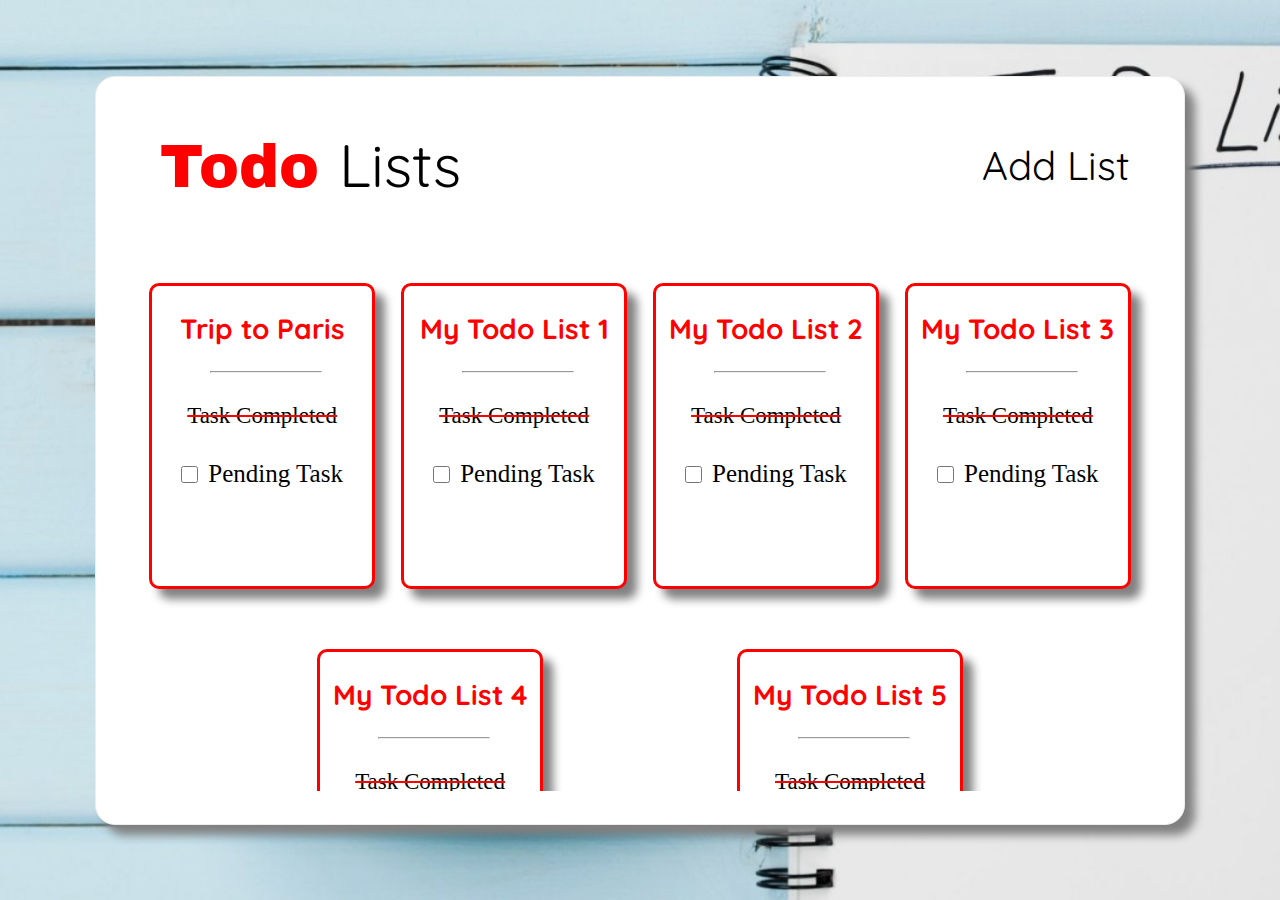
<file: index.html>
<!DOCTYPE html>
<html lang="en">
<head>
    <meta charset="UTF-8">
    <meta http-equiv="X-UA-Compatible" content="IE=edge">
    <meta name="viewport" content="width=device-width, initial-scale=1.0">
    <title> Todo Application </title>
    <link rel="stylesheet" href="./css/index.css">
    <link rel="stylesheet" href="https://cdnjs.cloudflare.com/ajax/libs/font-awesome/5.10.0/css/all.min.css" integrity="sha512-PgQMlq+nqFLV4ylk1gwUOgm6CtIIXkKwaIHp/PAIWHzig/lKZSEGKEysh0TCVbHJXCLN7WetD8TFecIky75ZfQ==" crossorigin="anonymous" referrerpolicy="no-referrer" />
    <link rel="icon" href="./images/unnamed.png">
</head>
<body>
    <div class="background">
        <div class="container">
            <div class="top-container">
                <div class="top-left-content">
                    <p class="text-bold">
                        <a href="./index.html">Todo</a>
                    </p>
                    <p class="text-light">Lists</p>
                </div>
    
                <div class="top-right-content">
                    <div>
                        <a href="./addList.html">
                            <i class="fa-solid fa-circle-plus"></i>
                        </a>
                    </div>
                    <div>
                        <a href="./addList.html" class="add-link">
                            <p class="text-small">Add List</p>
                        </a> 
                    </div>  
                </div>
            </div>
           

            <div class="bottom-container">
                <div class="card card1">
                    <a href="./card.html">
                        <p class="card-heading">Trip to Paris</p>
                    </a>
                    <hr>
                    <p class="strike-off">Task Completed</p>
                    <div class="check-box">
                        <input type="checkbox" name="" id="">
                        <p class="text-unchecked">Pending Task</p>
                    </div>
                </div>
        
                <div class="card card2">
                    <p class="card-heading">My Todo List 1</p>
                    <hr>
                    <p class="strike-off">Task Completed</p>
                    <div class="check-box">
                        <input type="checkbox" name="" id="">
                        <p class="text-unchecked">Pending Task</p>
                    </div>
                </div>
        
                <div class="card card3">
                    <p class="card-heading">My Todo List 2</p>
                    <hr>
                    <p class="strike-off">Task Completed</p>
                    <div class="check-box">
                        <input type="checkbox" name="" id="">
                        <p class="text-unchecked">Pending Task</p>
                    </div>
                </div>

                <div class="card card4">
                    <p class="card-heading">My Todo List 3</p>
                    <hr>
                    <p class="strike-off">Task Completed</p>
                    <div class="check-box">
                        <input type="checkbox" name="" id="">
                        <p class="text-unchecked">Pending Task</p>
                    </div>
                </div>

                <div class="card card4">
                    <p class="card-heading">My Todo List 4</p>
                    <hr>
                    <p class="strike-off">Task Completed</p>
                    <div class="check-box">
                        <input type="checkbox" name="" id="">
                        <p class="text-unchecked">Pending Task</p>
                    </div>
                </div>

                <div class="card card4">
                    <p class="card-heading">My Todo List 5</p>
                    <hr>
                    <p class="strike-off">Task Completed</p>
                    <div class="check-box">
                        <input type="checkbox" name="" id="">
                        <p class="text-unchecked">Pending Task</p>
                    </div>
                </div>
            </div>
        </div>
    </div>
</body>
</html>
</file>
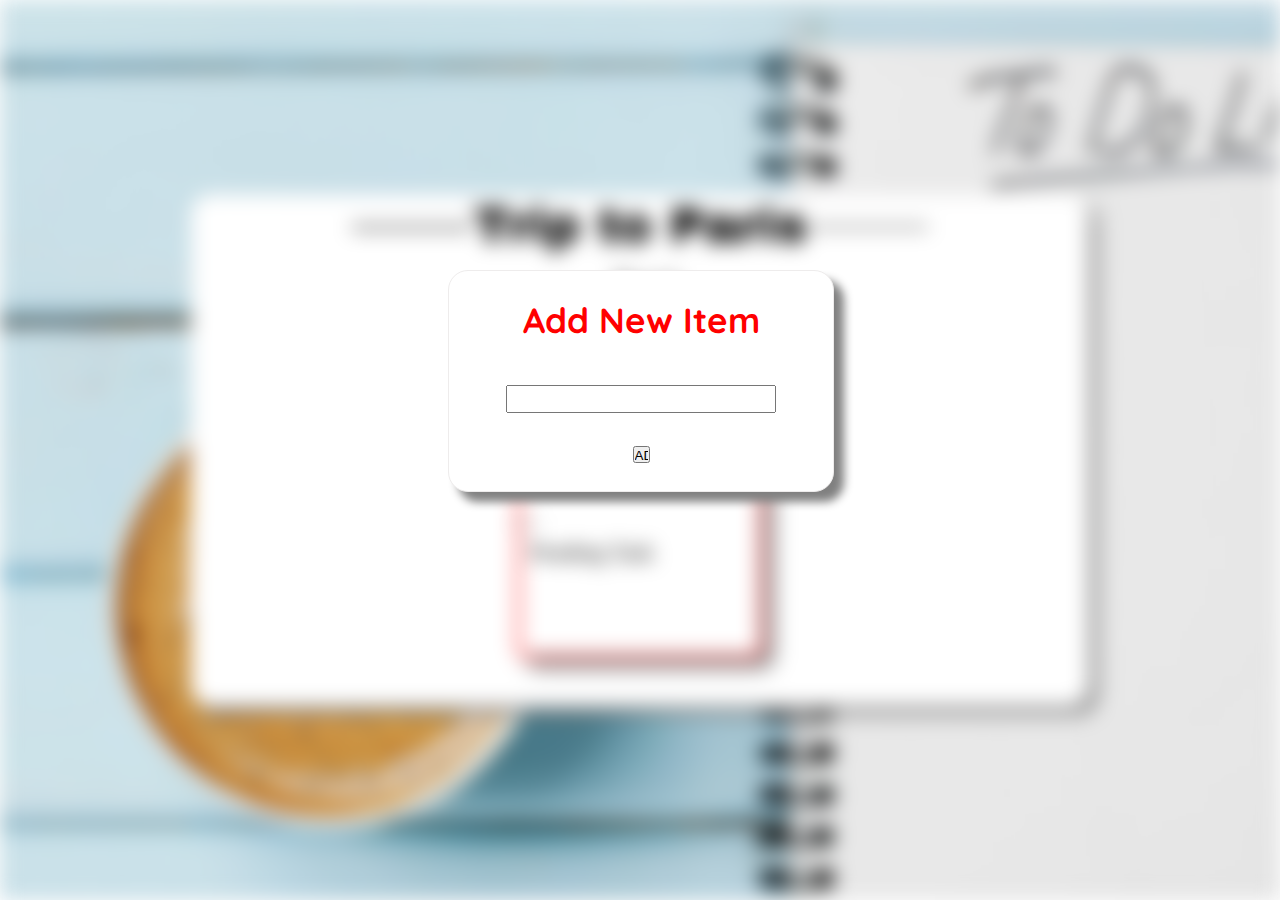
<file: addItem.html>
<!DOCTYPE html>
<html lang="en">
<head>
    <meta charset="UTF-8">
    <meta http-equiv="X-UA-Compatible" content="IE=edge">
    <meta name="viewport" content="width=device-width, initial-scale=1.0">
    <title>Add Item</title>
    <link rel="stylesheet" href="./css/addItem.css">
    <link rel="stylesheet" href="https://cdnjs.cloudflare.com/ajax/libs/font-awesome/5.10.0/css/all.min.css" integrity="sha512-PgQMlq+nqFLV4ylk1gwUOgm6CtIIXkKwaIHp/PAIWHzig/lKZSEGKEysh0TCVbHJXCLN7WetD8TFecIky75ZfQ==" crossorigin="anonymous" referrerpolicy="no-referrer" />
    <link rel="icon" href="./images/unnamed.png">
</head>
<body>
    <div class="background">
        <div class="container">
            <div class="center-content">
                <p class="text-bold">Trip to Paris</p>
            </div>

            <div class="back-button">
                <div>
                    <i class="fas fa-arrow-circle-left"></i>
                </div>
                <div>
                    <p class="text-small">Back</p>
                </div>
            </div>

            <div class="card">
                <div class="card-list">
                    <p class="card-heading">Trip to Paris</p>
                    <hr>
                    <p class="strike-off">Task Completed</p>
                    <input class="check-box" type="checkbox" name="" id="">
                    <p class="text-unchecked">Pending Task</p>
                    <div class="add-item">
                        <i class="fas fa-plus-circle"></i>
                    </div>
                </div>
            </div>
        </div>
    </div>

    <div class="add-item-popup">
        <div class="container1">
            <p class="text-small add-list-size">Add New Item</p>
        </div>

        <div class="container2">
            <input type="text">
        </div>

        <div class="container3">
            <input type="submit" value="ADD">
        </div>
        <div class="popup-back-button">
            <div>
                <a href="./index.html">
                    <i class="fas fa-arrow-circle-left"></i>
                </a>
            </div>
        </div>
    </div>
</body>
</html>
</file>
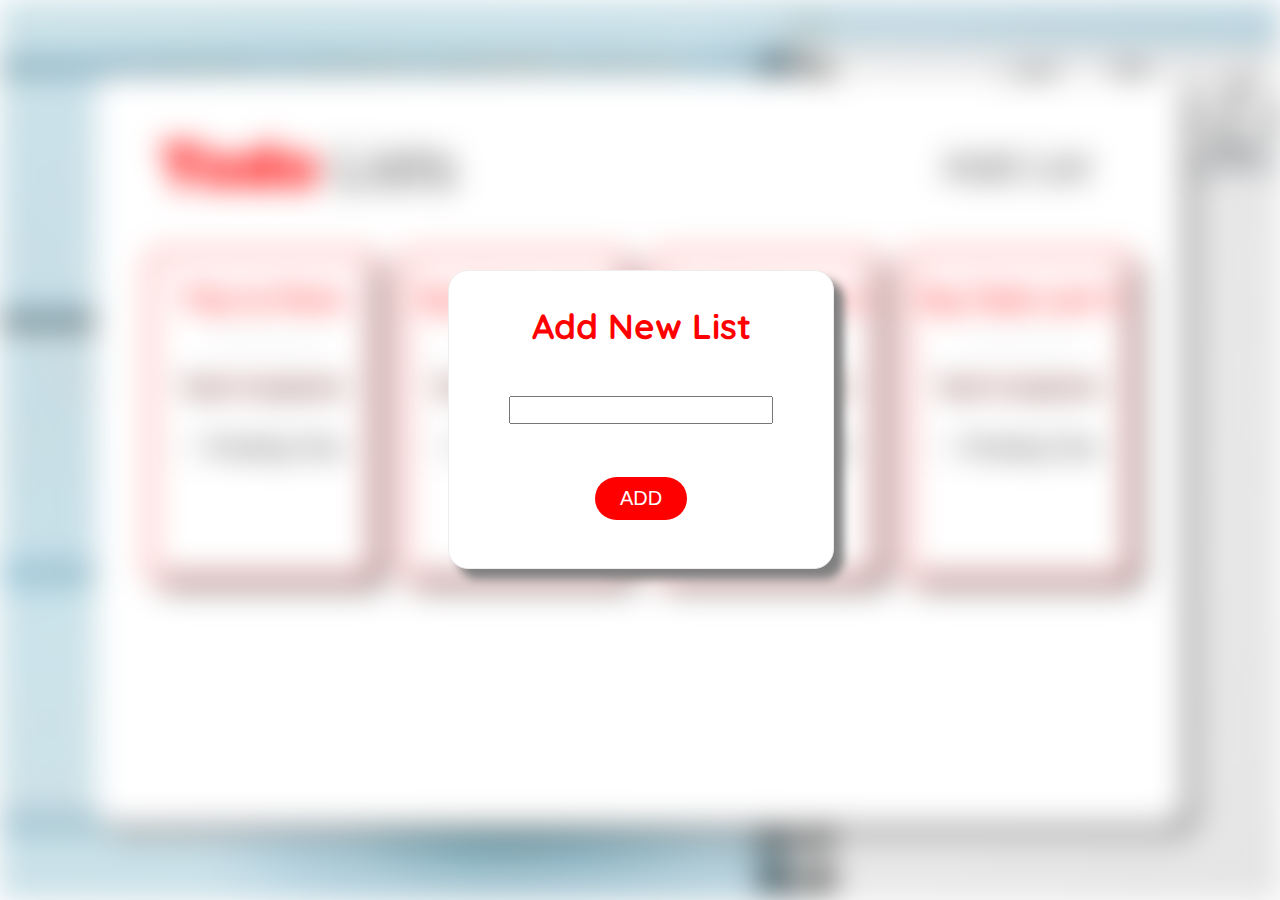
<file: addList.html>
<!DOCTYPE html>
<html lang="en">
<head>
    <meta charset="UTF-8">
    <meta http-equiv="X-UA-Compatible" content="IE=edge">
    <meta name="viewport" content="width=device-width, initial-scale=1.0">
    <title>Add List</title>
    <link rel="stylesheet" href="./css/addList.css">
    <link rel="stylesheet" href="https://cdnjs.cloudflare.com/ajax/libs/font-awesome/5.10.0/css/all.min.css" integrity="sha512-PgQMlq+nqFLV4ylk1gwUOgm6CtIIXkKwaIHp/PAIWHzig/lKZSEGKEysh0TCVbHJXCLN7WetD8TFecIky75ZfQ==" crossorigin="anonymous" referrerpolicy="no-referrer" />
    <link rel="icon" href="./images/unnamed.png">
</head>
<body>
    <div class="background">
        <div class="container">
           <div class="top-container">
            <div class="top-left-content">
                <p class="text-bold">Todo</p>
                <p class="text-light">Lists</p>
            </div>

            <div class="top-right-content">
                <div>
                    <i class="fas fa-arrow-circle-left"></i>
                </div>
                <div>
                    <p class="text-small">Add List</p> 
                </div>  
            </div>
        </div>

            <div class="bottom-container">
                <div class="card card1">
                    <p class="card-heading">Trip to Paris</p>
                    <hr>
                    <p class="strike-off">Task Completed</p>
                    <div class="check-box">
                        <input type="checkbox" name="" id="">
                        <p class="text-unchecked">Pending Task</p>
                    </div>
                </div>
        
                <div class="card card2">
                    <p class="card-heading">My Todo List 1</p>
                    <hr>
                    <p class="strike-off">Task Completed</p>
                    <div class="check-box">
                        <input type="checkbox" name="" id="">
                        <p class="text-unchecked">Pending Task</p>
                    </div>
                </div>
        
                <div class="card card3">
                    <p class="card-heading">My Todo List 2</p>
                    <hr>
                    <p class="strike-off">Task Completed</p>
                    <div class="check-box">
                        <input type="checkbox" name="" id="">
                        <p class="text-unchecked">Pending Task</p>
                    </div>
                </div>

                <div class="card card4">
                    <p class="card-heading">My Todo List 3</p>
                    <hr>
                    <p class="strike-off">Task Completed</p>
                    <div class="check-box">
                        <input type="checkbox" name="" id="">
                        <p class="text-unchecked">Pending Task</p>
                    </div>
                </div>
            </div>
        </div>
    </div>

    <div class="add-list-popup">
        <div class="container1">
            <p class="text-light add-list-size">Add New List</p>
        </div>

        <div class="container2">
            <input type="text">
        </div>

        <div class="container3">
            <button type="submit">ADD</button>
        </div>

        <div class="back-button">
            <div>
                <a href="./index.html">
                    <i class="fas fa-arrow-circle-left back"></i>
                </a>
            </div>
        </div>
    </div>
</body>
</html>
</file>
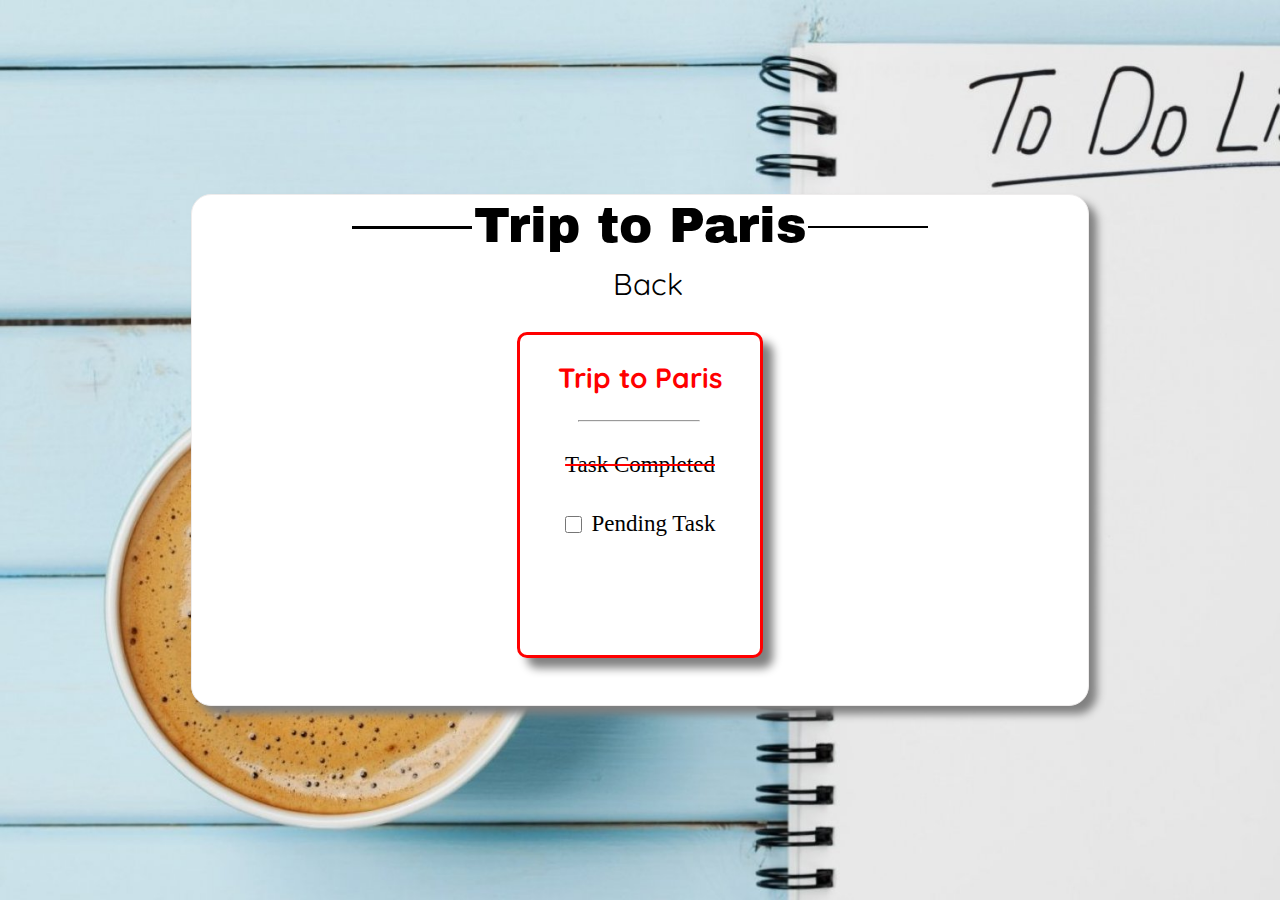
<file: card.html>
<!DOCTYPE html>
<html lang="en">
<head>
    <meta charset="UTF-8">
    <meta http-equiv="X-UA-Compatible" content="IE=edge">
    <meta name="viewport" content="width=device-width, initial-scale=1.0">
    <title>Trip to Paris</title>
    <link rel="stylesheet" href="./css/card.css">
    <link rel="stylesheet" href="https://cdnjs.cloudflare.com/ajax/libs/font-awesome/5.10.0/css/all.min.css" integrity="sha512-PgQMlq+nqFLV4ylk1gwUOgm6CtIIXkKwaIHp/PAIWHzig/lKZSEGKEysh0TCVbHJXCLN7WetD8TFecIky75ZfQ==" crossorigin="anonymous" referrerpolicy="no-referrer" />
    <link rel="icon" href="./images/unnamed.png">
</head>
<body>
    <div class="background">
        <div class="container">
            <div class="center-content">
                <p class="text-bold">Trip to Paris</p>
            </div>

            <div class="back-button">
                <div>
                    <a href="./index.html">
                        <i class="fas fa-arrow-circle-left"></i>
                    </a>
                </div>
                <div>
                    <a href="./index.html" class="add-link">
                        <p class="text-small">Back</p>
                    </a>
                </div>
            </div>

            <div class="card">
                <div class="card-list">
                    <p class="card-heading">Trip to Paris</p>
                    <hr>
                    <p class="strike-off">Task Completed</p>
                    <div class="check-box">
                        <input type="checkbox" name="" id="">
                        <p class="text-unchecked">Pending Task</p>
                    </div>
                    <div class="add-item">
                        <a href="./addItem.html">
                            <i class="fas fa-plus-circle"></i>
                        </a>
                    </div>
                </div>
            </div>
        </div>
    </div>
</body>
</html>
</file>
<file: css/index.css>
@import url('https://fonts.googleapis.com/css2?family=Archivo+Black&display=swap');
@import url('https://fonts.googleapis.com/css2?family=Archivo+Black&family=Quicksand:wght@300&display=swap');

*{
    margin: 0;
    padding: 0;
}


.background{
    background-image: url("../images/getty_514914078_200013332000928076_167571.jpg");
    background-size: cover;
    width: 100%;
    height: 100vh;

    
    display: flex;
    justify-content: center;
    align-items: center;
}


.container{
    background-color: white;
    border: 0.5px solid rgb(238, 236, 236); 
    border-radius: 20px;
    box-shadow: 10px 10px 10px grey;
    width: 85%;
    height: 83%;

    
    display: flex;
    flex-direction: column;
    justify-content: space-evenly;
    align-items: center;
}

.top-container{
    height: 15%;
    width: 90%;
    display: flex;
    justify-content: space-between;
    align-items: center;
}


.top-left-content{
    width: 60%;
    font-size: 60px;
    margin-left: 10px;
} 

.top-left-content > p {
    display: inline;
}

.text-bold{
    font-family: 'Archivo Black', sans-serif;
}

.text-bold > a {
    text-decoration: none;
    color: red;
}

.text-light{
    font-family: 'Quicksand', sans-serif;
    font-size: 60px;
}

.top-right-content{
    width: 50%;
    display: flex;
    justify-content: flex-end;
    align-items: center;
}

.fas{
    font-size: 45px;
    color: red;
}

.text-small{
    font-family: 'Quicksand', sans-serif;
    font-size: 40px;
}


.add-link{
    text-decoration: none;
    color: black;
}


.bottom-container {
    width: 95%;
    height: 72%;

    display: flex;
    justify-content: space-evenly;
    flex-wrap: wrap;
    overflow-x: hidden;
    overflow-y: auto;
}


.card{
    border: 3px solid red;
    background-color: white;
    height: 300px;
    width: 220px;
    margin-bottom: 30px;
    margin-top: 30px;
    border-radius: 10px;
    box-shadow: 10px 10px 10px grey;
}

.card-heading{
    font-family: 'Quicksand', sans-serif;
    text-align: center;
    font-size: 28px;
    color: red;
    font-weight: bold;
    margin-top: 25px;
    margin-bottom: 25px;
}

.card > hr{
    width: 50%;
    margin: 0 58px;
}

.strike-off{
    font-size: 23px;
    margin: 30px 20px;
    text-align: center;
    text-decoration: line-through red;
}

.check-box{
    height: 10%;
    display: flex;
    justify-content: center;
    align-items: center;
}

input{
    width: 17px;
    height: 17px;
}

.text-unchecked{
    margin-left: 10px;
    font-size: 25px;
}

.card > a{
    text-decoration: none;
}

/* scroll bar styling */
::-webkit-scrollbar {
    width: 8px;
}
::-webkit-scrollbar-track {
    box-shadow: inset 0 0 5px grey; 
    border-radius: 10px;
}

::-webkit-scrollbar-thumb {
    background: red; 
    border-radius: 12px;
}



/* Moto G4 Responsive */
@media screen and (min-width: 360px) and (max-width: 599px){
    .container{
        width: 85%;
    }

    .top-left-content > .text-bold, .text-light{
        font-size: 80%;
        margin-left: 10px;
    }

    .top-right-content a{
        margin-right: 15px;
    }

    .add-link{
        display: none;
    }

    .container{
        display: flex;
        justify-content: space-evenly;
        flex-wrap: wrap;
    }

    .card{
        height: 22%;
        width: 70%;
        margin: 15px auto;
    }

    .strike-off{
        display: none;

    }

    hr{
        display: none;
    }

    .check-box{
        display: none;
    }
    
    .text-unchecked{
        display: none;
    }
}


/* ipad Responsive */
@media screen and (min-width: 600px) and (max-width: 768px){
    .container{
        width: 85%;
        height: 70%;
    }
    
    .card{
        height: 175px;
        margin: 15px auto;
    }

    .card-heading{
        margin: 10px auto;
    }

    .fas{
        font-size: 42px;
    }

    .text-small{
        font-size: 32px;
    }

    .strike-off {
        margin: 15px 28px;
    }
}
</file>
<file: css/addItem.css>
@import url('https://fonts.googleapis.com/css2?family=Archivo+Black&display=swap');
@import url('https://fonts.googleapis.com/css2?family=Archivo+Black&family=Quicksand:wght@300&display=swap');

*{
    margin: 0;
    padding: 0;
}

.background{
    background-image: url("../images/getty_514914078_200013332000928076_167571.jpg");
    background-size: cover;
    width: 100%;
    height: 100vh;

    
    display: flex;
    justify-content: center;
    align-items: center;

    filter:blur(10px);     
}


.container{
    background-color: white;
    border: 0.5px solid rgb(238, 236, 236); 
    border-radius: 20px;
    box-shadow: 8px 8px 8px grey;
    width: 70%;
    height: 510px;
}

.text-bold{
    text-align: center;
    font-family: 'Archivo Black', sans-serif;
    font-size: 50px;
    margin: 3px 160px 0px 160px;
    position: relative;
}

.text-bold:before{
    content: "";
    display: block;
    width: 120px;
    height: 3px;
    background: black;
    position: absolute;
    left: 0;
    top: 50%;
}
.text-bold:after{
    content: "";
    display: block;
    width: 120px;
    height: 2px;
    background: black;
    position: absolute;
    right: 0;
    top: 50%;
}

.back-button{
    text-align: center;
    padding: 10px;
    display: flex;
    justify-content: center;
}
.fas{
    font-size: 35px;
    color:red;
    margin-top: 5px;
}

.text-small{
    font-family: 'Quicksand', sans-serif;
    font-size: 30px;
    margin: 2px 0px 2px 15px;
}

.add-link{
    text-decoration: none;
    color: black;
}


.card{
    width: 100%;
    height: 380px;
    display: flex;
    justify-content: center;
    align-items: flex-end;
}

.card-list{
    border: 3px solid red;
    height: 320px;
    width: 240px;
    margin-bottom: 37px;
    border-radius: 10px;
    box-shadow: 10px 10px 10px grey;
    position: relative;
}

.card-heading{
    font-family: 'Quicksand', sans-serif;
    text-align: center;
    font-size: 28px;
    color: red;
    font-weight: bold;
    margin-top: 25px;
    margin-bottom: 25px;
}

.card-list > hr{
    width: 50%;
    margin: 0 58px;
}

.strike-off{
    font-size: 23px;
    margin: 30px 18px;
    text-align: center;
    text-decoration: line-through red;
}

.check-box{
    height: 10%;
    display: flex;
    justify-content: center;
    align-items: center;
}

input{
    width: 17px;
    height: 17px;
}

.text-unchecked{
    margin-left: 10px;
    font-size: 23px;
}

.card > a{
    text-decoration: none;
}

.add-item{
    position: absolute;
    bottom: 20px;
    right: 20px;
}

.add-item-popup {
    background-color: white;
    border: 0.5px solid rgb(238, 236, 236); 
    border-radius: 20px;
    box-shadow: 10px 10px 10px grey;
    width: 30%;
    height: 220px;
    display: flex;
    justify-content: space-evenly;
    flex-direction: column;
    position: absolute;
    top: 30%;
    left: 35%;
    z-index: 100;       
}

.add-item-popup > div{
    text-align: center;
}

.container1 > p{
    margin: 0px;
}

.add-list-size{
    font-size: 35px;
    font-weight: bold;
    color: red;
}

.container2 > input{
    margin: 15px 0px;
    padding: 0px 18px;
    width: 60%;
    height: 49%;
}

button{
    margin: 15px;
    padding: 10px 25px;
    border-radius: 40px;
    border: none;
    background-color: orange;
    color: white;
    font-size: 20px;
    cursor: pointer;
}


.popup-back-button{
    position: absolute;
    top: 110%;
    left: 43%;
    font-size: 20px;
}

.popup-text-small{
    font-family: 'Quicksand', sans-serif;
    font-size: 30px;
    margin: 2px 0px 2px 15px;
}

.back{
    padding: 0px 10px;
    font-size: 45px;
}



/* Moto G4 Responsive */
@media screen and (min-width: 360px) and (max-width: 600px){
    /* Back-Ground */
    .container{
        width: 80%;
        height: 480px;
    }

    .center-content{
        position: absolute;
        top: 120px;
        right: 60px;
    }
    
    .text-bold{
        margin: 0px;
        padding: 0px;
        font-size: 30px;
    }
    
    .text-bold:before{
        display: none;
    }

    .text-bold:after {
        display: none;
    }

    .text-small{
        display: none;
    }
    
    .back-btn{
        position: absolute;
        top: 119px;
        left: 57px;
    }

    .card {
        margin-top: 74px;
    }

    /* Fore-Ground */
    .add-item-popup{
        width: 80%;
        left: 35px;
    }

    .container2 > input {
        padding: 0px;
    }

    .popup-back-button{
        left: 40%;
    }
}



/* ipad Responsive */
@media screen and (min-width: 601px) and (max-width: 768px){
    .container{
        width: 80%;
        height: 545px;
    }

    .text-bold{
        margin: 20px 75px 10px 75px;
    }

    .text-bold:before, .text-bold:after {
        display: none;
    }

    .back-button {
        padding: 10px 2px 2px 2px;
    }

    .card{
        height: 392px;
    }
    .card-list {
        height: 314px;
    }
    .add-item-popup {
        width: 60%;
        left: 20%;
        height: 30%;
        top: 28%;
    }

    .add-list-size{
        font-size: 43px;
        padding-bottom: 2px;
    }

    .container2 > input {
        margin-top: 20px;
        padding: 5px auto;
    }

    .container3 > input {
        font-size: 25px;
    }

    .back-button {
        left: 43%;
    }

    .back{
        font-size: 58px;
    }
}
</file>
<file: css/addList.css>
@import url('https://fonts.googleapis.com/css2?family=Archivo+Black&display=swap');
@import url('https://fonts.googleapis.com/css2?family=Archivo+Black&family=Quicksand:wght@300&display=swap');

*{
    margin: 0;
    padding: 0;
}


.background{
    background-image: url("../images/getty_514914078_200013332000928076_167571.jpg");
    background-size: cover;
    width: 100%;
    height: 100vh;

    
    display: flex;
    justify-content: center;
    align-items: center;

    filter:blur(15px);      

}


.container{
    background-color: white;
    border: 0.5px solid rgb(238, 236, 236); 
    border-radius: 20px;
    box-shadow: 10px 10px 10px grey;
    width: 85%;
    height: 83%;

    
    display: flex;
    flex-direction: column;
    justify-content: space-evenly;
    align-items: center;
    
}

.top-container{
    height: 15%;
    width: 90%;
    display: flex;
    justify-content: space-between;
    align-items: center;
}

.top-left-content{
    width: 40%;
    font-size: 60px;
    margin-left: 10px;
} 

.top-left-content > p {
    display: inline;
}

.text-bold{
    font-family: 'Archivo Black', sans-serif;
    color: red;
}

.text-light{
    font-family: 'Quicksand', sans-serif;
    font-size: 60px;
}

.top-right-content{
    width: 27%;
    display: flex;
    justify-content: space-evenly;
    align-items: center;
}

.fas{
    font-size: 50px;
    color: red;
}

.text-small{
    font-family: 'Quicksand', sans-serif;
    font-size: 40px;
}

.add-link{
    text-decoration: none;
    color: black;
}

.bottom-container {
    width: 95%;
    height: 72%;

    display: flex;
    justify-content: space-evenly;
    flex-wrap: wrap;
    overflow-x: hidden;
    overflow-y: auto;
}

.card{
    border: 3px solid red;
    background-color: white;
    height: 320px;
    width: 220px;
    margin-bottom: 30px;
    border-radius: 10px;
    box-shadow: 10px 10px 10px grey;
}

.card-heading{
    font-family: 'Quicksand', sans-serif;
    text-align: center;
    font-size: 28px;
    color: red;
    font-weight: bold;
    margin-top: 25px;
    margin-bottom: 25px;
}

.card > hr{
    width: 50%;
    margin: 0 58px;
}

.strike-off{
    font-size: 25px;
    margin: 30px 20px;
    text-align: center;
    text-decoration: line-through red;
}

.check-box{
    height: 10%;
    display: flex;
    justify-content: center;
    align-items: center;
}

input{
    width: 17px;
    height: 17px;
}

.text-unchecked{
    margin-left: 10px;
    font-size: 25px;
}

.card > a{
    text-decoration: none;
}

.add-list-popup {
    background-color: white;
    border: 0.5px solid rgb(238, 236, 236); 
    border-radius: 20px;
    box-shadow: 10px 10px 10px grey;
    width: 30%;
    height: 33%;
    display: flex;
    justify-content: space-evenly;
    flex-direction: column;
    position: absolute;
    top: 30%;
    left: 35%;
    z-index: 100;       
}

.add-list-popup > div{
    text-align: center;
}

.container1 > p{
    margin: 0px;
}

.add-list-size{
    font-size: 35px;
    font-weight: bold;
    color:  red;
}

.container2 > input{
    margin: 15px 0px;
    padding: 0px 15px;
    width: 60%;
    height: 49%;
}

button{
    margin: 15px;
    padding: 10px 25px;
    border-radius: 40px;
    border: none;
    background-color: red;
    color: white;
    font-size: 20px;
    cursor: pointer;
}

.back-button{
    position: absolute;
    top: 110%;
    left: 43%;
    font-size: 20px;
}

.fas{
    font-size: 45px;
}

.back{
    padding: 0px 10px;
}


/* Moto G4 Responsive */
@media screen and (min-width: 360px) and (max-width: 600px){
    /* Back-Ground */
    .container{
        width: 85%;
    }

    .top-left-content > .text-bold, .text-light{
        font-size: 80%;
        margin-left: 10px;
    }

    .top-right-content a{
        margin-right: 15px;
    }

    .add-link{
        display: none;
    }

    .container{
        display: flex;
        justify-content: space-evenly;
        flex-wrap: wrap;
    }

    .card{
        height: 20%;
        width: 70%;
        margin: 15px auto;
    }

    .strike-off{
        display: none;

    }

    hr{
        display: none;
    }

    .check-box{
        display: none;
    }
    
    .text-unchecked{
        display: none;
    }

    /* Fore-Ground */
    .add-list-popup{
        width: 80%;
        left: 35px;
    }

    .add-list-size{
        font-size: 30px;
        padding-bottom: 2px;
    }

    .container2 > input {
        padding: 0px;
    }

    .back-button{
        left: 40%;
    }
}


/* ipad Responsive */
@media screen and (min-width: 601px) and (max-width: 768px){
    /* Background */
    .container{
        width: 85%;
    }

    .top-left-content > .text-bold, .text-light{
        font-size: 80%;
        margin-left: 10px;
    }

    .top-right-content a{
        margin-right: 15px;
    }

    .add-link{
        display: none;
    }

    .container{
        display: flex;
        justify-content: space-evenly;
        flex-wrap: wrap;
    }

    .card{
        height: 20%;
        width: 70%;
        margin: 15px auto;
    }

    .strike-off{
        display: none;

    }

    hr{
        display: none;
    }

    .check-box{
        display: none;
    }
    
    .text-unchecked{
        display: none;
    }

    /* Fore-Ground */
    .add-list-popup{
        width: 60%;
        left: 20%;
        height: 30%;
        top: 32%;
    }

    .add-list-size{
        font-size: 43px;
        padding-bottom: 2px;
    }

    .container2 > input {
        margin-top: 20px;
        padding: 5px;
        height: 25%;
        width: 70%;
    }

    .container3 > input {
        font-size: 25px;
    }

    .back-button {
        left: 42%;
    }

    .back{
        font-size: 58px;
    }
}
</file>
<file: css/card.css>
@import url('https://fonts.googleapis.com/css2?family=Archivo+Black&display=swap');
@import url('https://fonts.googleapis.com/css2?family=Archivo+Black&family=Quicksand:wght@300&display=swap');

*{
    margin: 0;
    padding: 0;
}


.background{
    background-image: url("../images/getty_514914078_200013332000928076_167571.jpg");
    background-size: cover;
    width: 100%;
    height: 100vh;

    
    display: flex;
    justify-content: center;
    align-items: center;
}


.container{
    background-color: white;
    border: 0.5px solid rgb(238, 236, 236); 
    border-radius: 20px;
    box-shadow: 8px 8px 8px grey;
    width: 70%;
    height: 510px;
}

.text-bold{
    text-align: center;
    font-family: 'Archivo Black', sans-serif;
    font-size: 50px;
    margin: 3px 160px 0px 160px;
    position: relative;
}

.text-bold:before{
    content: "";
    display: block;
    width: 120px;
    height: 3px;
    background: black;
    position: absolute;
    left: 0;
    top: 50%;
}
.text-bold:after{
    content: "";
    display: block;
    width: 120px;
    height: 2px;
    background: black;
    position: absolute;
    right: 0;
    top: 50%;
}

.back-button{
    text-align: center;
    padding: 10px;
    display: flex;
    justify-content: center;
}
.fas{
    font-size: 35px;
    color: red;
    margin-top: 5px;
}

.text-small{
    font-family: 'Quicksand', sans-serif;
    font-size: 30px;
    margin: 2px 0px 2px 15px;
}


.add-link{
    text-decoration: none;
    color: black;
}


.card{
    width: 100%;
    height: 380px;
    display: flex;
    justify-content: center;
    align-items: flex-end;
    flex-wrap: wrap;
}

.card-list{
    border: 3px solid red;
    background-color: white;
    height: 320px;
    width: 240px;
    margin-bottom: 37px;
    border-radius: 10px;
    box-shadow: 10px 10px 10px grey;
    position: relative;
}

.card-heading{
    font-family: 'Quicksand', sans-serif;
    text-align: center;
    font-size: 28px;
    color: red;
    font-weight: bold;
    margin-top: 25px;
    margin-bottom: 25px;
}

.card-list > hr{
    width: 50%;
    margin: 0 58px;
}

.strike-off{
    font-size: 23px;
    margin: 30px 18px;
    text-align: center;
    text-decoration: line-through red;
}

.check-box{
    height: 10%;
    display: flex;
    justify-content: center;
    align-items: center;
}

input{
    width: 17px;
    height: 17px;
}

.text-unchecked{
    margin-left: 10px;
    font-size: 23px;
}

.card > a{
    text-decoration: none;
}

.add-item{
    position: absolute;
    bottom: 20px;
    right: 20px;
}


/* Moto G4 Responsive */
@media screen and (min-width: 359px) and (max-width: 599px){
    .container{
        width: 80%;
        height: 480px;
    }

    .center-content{
        position: absolute;
        top: 120px;
        right: 60px;
    }
    
    .text-bold{
        margin: 0px;
        padding: 0px;
        font-size: 30px;
    }
    
    .text-bold:before, .text-bold:after{
        display: none;
    }

    .add-link > p{
        display: none;
    }
    
    .back-btn{
        position: absolute;
        top: 119px;
        left: 57px;
    }

    .card {
        margin-top: 74px;
        height: 50%;
    }
}

/* ipad Responsive */
@media screen and (min-width: 600px) and (max-width: 768px) {
    .container{
        width: 80%;
        height: 545px;
    }

    .text-bold{
        margin: 20px 75px 10px 75px;
    }

    .text-bold:before, .text-bold:after {
        display: none;
    }

    .back-button {
        padding: 10px 2px 2px 2px;
    }

    .card{
        height: 398px;
    }
    .card-list {
        height: 323px;
    }
}
</file>
